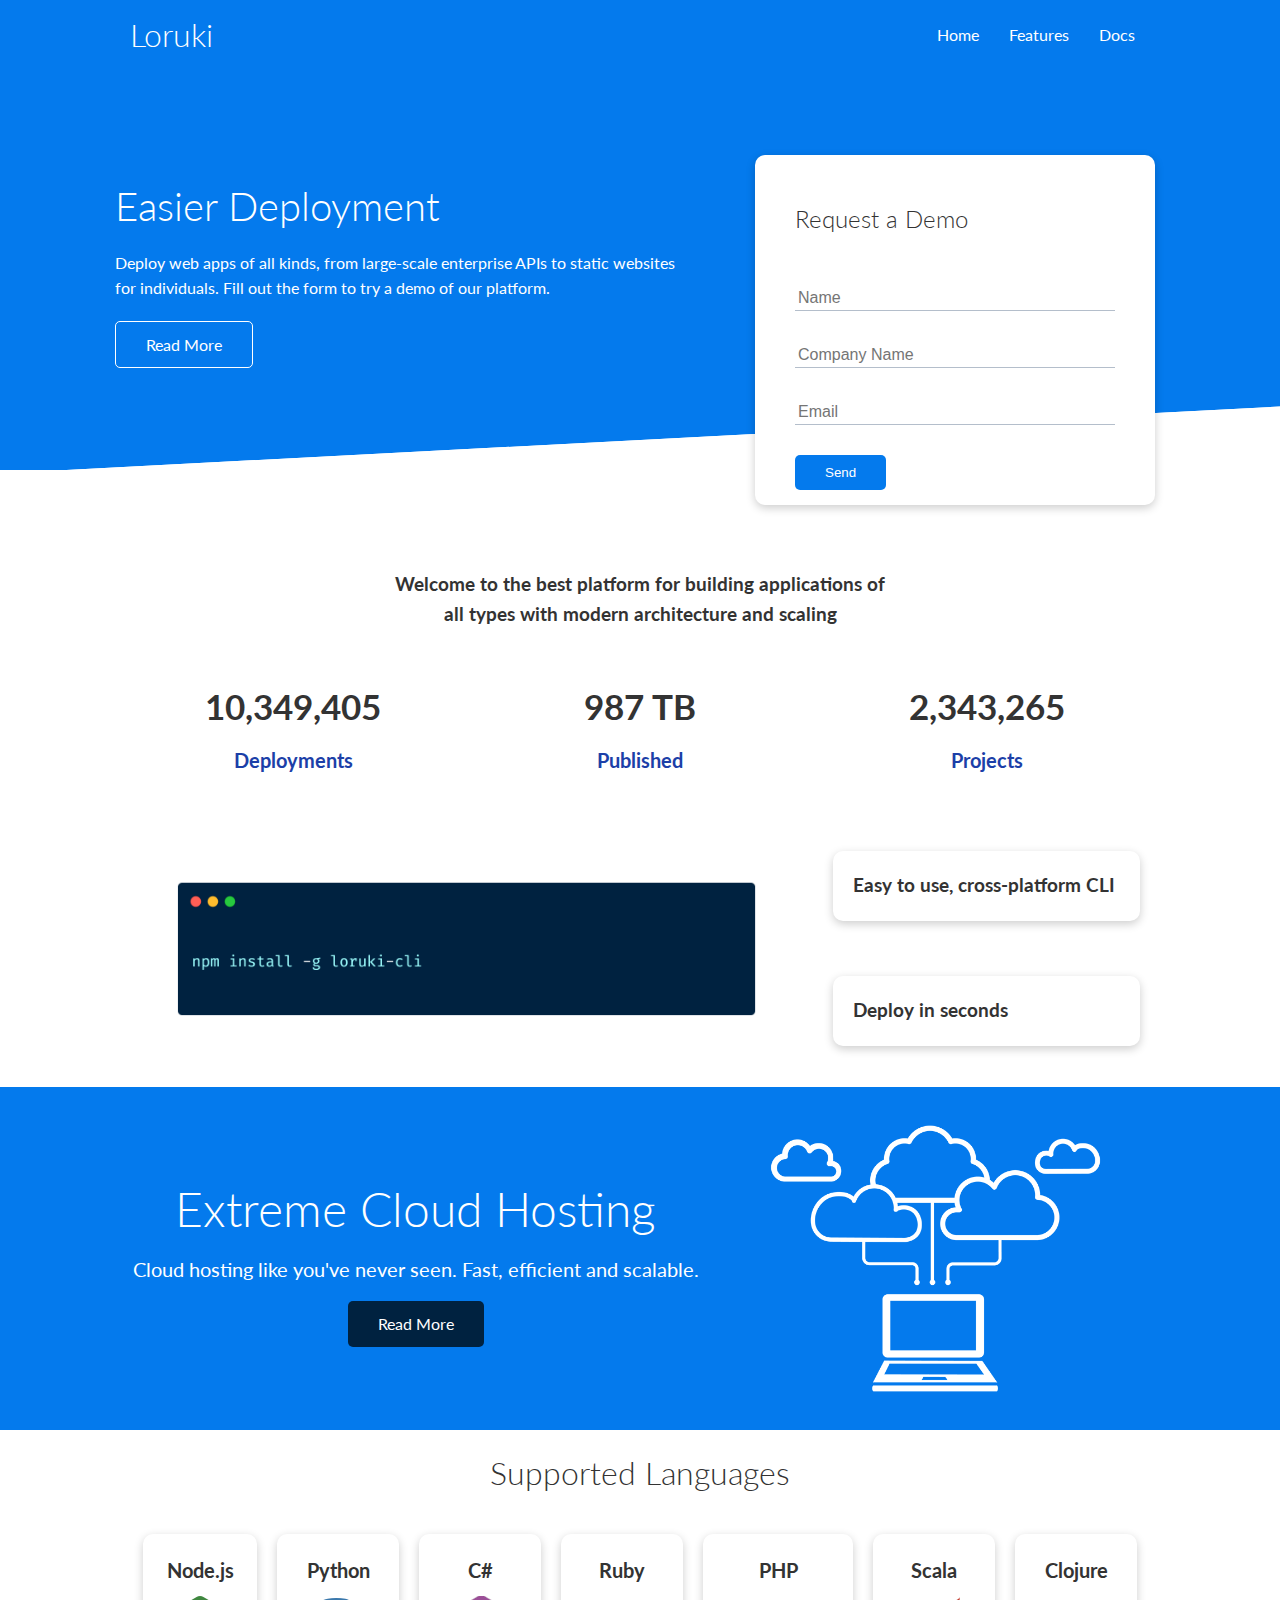
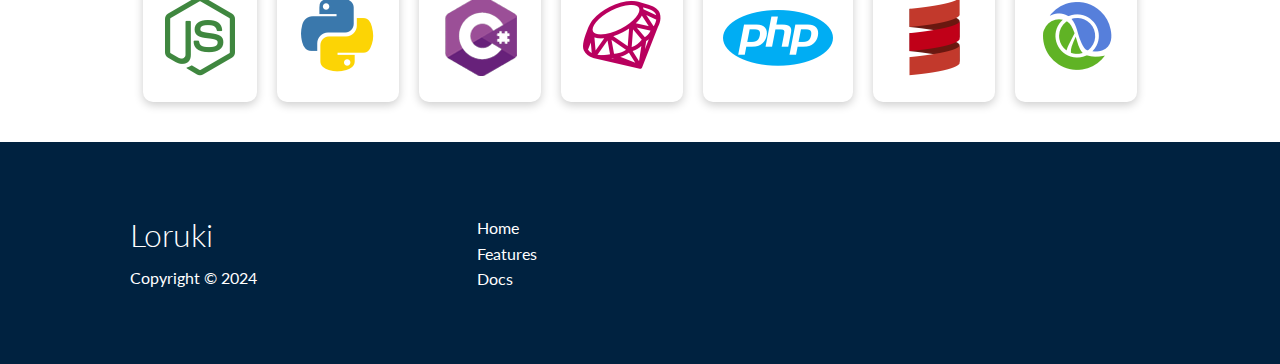
<file: index.html>
<!DOCTYPE html>
<html lang="en">
  <head>
    <meta charset="UTF-8" />
    <meta name="viewport" content="width=device-width, initial-scale=1.0" />
    <link
      rel="stylesheet"
      href="https://cdnjs.cloudflare.com/ajax/libs/font-awesome/6.5.1/css/all.min.css"
      integrity="sha512-DTOQO9RWCH3ppGqcWaEA1BIZOC6xxalwEsw9c2QQeAIftl+Vegovlnee1c9QX4TctnWMn13TZye+giMm8e2LwA=="
      crossorigin="anonymous"
      referrerpolicy="no-referrer"
    />
    <link rel="stylesheet" href="css/utilities.css" />
    <link rel="stylesheet" href="css/style.css" />
    <title>Loruki | Cloud Hosting for Everyone</title>
  </head>
  <body>
    <!-- Navbar -->
    <div class="navbar">
      <div class="container flex">
        <h1 class="logo">Loruki</h1>
        <nav>
          <ul>
            <li><a href="index.html">Home</a></li>
            <li><a href="features.html">Features</a></li>
            <li><a href="docs.html">Docs</a></li>
          </ul>
        </nav>
      </div>
    </div>

    <!-- Showcase -->
    <section class="showcase">
      <div class="container grid">
        <div class="showcase-text">
          <h1>Easier Deployment</h1>
          <p>
            Deploy web apps of all kinds, from large-scale enterprise APIs to
            static websites for individuals. Fill out the form to try a demo of
            our platform.
          </p>
          <a href="features.html" class="btn btn-outline">Read More</a>
        </div>

        <div class="showcase-form card">
          <h2>Request a Demo</h2>
          <form
            name="contact"
            method="POST"
            netlify-honeypot="bot-field"
            data-netlify="true"
          >
            <input type="hidden" name="form-name" value="contact" />
            <p class="hidden">
              <label
                >Don't fill this out if you're human: <input name="bot-field"
              /></label>
            </p>
            <div class="form-control">
              <input type="text" name="name" placeholder="Name" required />
            </div>
            <div class="form-control">
              <input
                type="text"
                name="company"
                placeholder="Company Name"
                required
              />
            </div>
            <div class="form-control">
              <input type="email" name="email" placeholder="Email" required />
            </div>
            <input type="submit" value="Send" class="btn btn-primary" />
          </form>
        </div>
      </div>
    </section>

    <!-- Stats -->
    <section class="stats">
      <div class="container">
        <h3 class="stats-heading text-center my-1">
          Welcome to the best platform for building applications of all types
          with modern architecture and scaling
        </h3>

        <div class="grid grid-3 text-center my-4">
          <div>
            <i class="fas fa-server fa-3x"></i>
            <h3>10,349,405</h3>
            <p class="text-secondary">Deployments</p>
          </div>
          <div>
            <i class="fas fa-upload fa-3x"></i>
            <h3>987 TB</h3>
            <p class="text-secondary">Published</p>
          </div>
          <div>
            <i class="fas fa-project-diagram fa-3x"></i>
            <h3>2,343,265</h3>
            <p class="text-secondary">Projects</p>
          </div>
        </div>
      </div>
    </section>

    <!-- CLI -->
    <section class="cli">
      <div class="container grid">
        <img src="images/cli.png" alt="" />
        <div class="card">
          <h3>Easy to use, cross-platform CLI</h3>
        </div>
        <div class="card">
          <h3>Deploy in seconds</h3>
        </div>
      </div>
    </section>

    <!-- Cloud -->
    <section class="cloud bg-primary my-2 py-2">
      <div class="container grid">
        <div class="text-center">
          <h2 class="lg">Extreme Cloud Hosting</h2>
          <p class="lead my-1">
            Cloud hosting like you've never seen. Fast, efficient and scalable.
          </p>
          <a href="features.html" class="btn btn-dark">Read More</a>
        </div>
        <img src="images/cloud.png" alt="" />
      </div>
    </section>

    <!-- Languages -->
    <section class="languages">
      <h2 class="md text-center my-2">Supported Languages</h2>
      <div class="container flex">
        <div class="card">
          <h4>Node.js</h4>
          <img src="images/logos/node.png" alt="" />
        </div>
        <div class="card">
          <h4>Python</h4>
          <img src="images/logos/python.png" alt="" />
        </div>
        <div class="card">
          <h4>C#</h4>
          <img src="images/logos/csharp.png" alt="" />
        </div>
        <div class="card">
          <h4>Ruby</h4>
          <img src="images/logos/ruby.png" alt="" />
        </div>
        <div class="card">
          <h4>PHP</h4>
          <img src="images/logos/php.png" alt="" />
        </div>
        <div class="card">
          <h4>Scala</h4>
          <img src="images/logos/scala.png" alt="" />
        </div>
        <div class="card">
          <h4>Clojure</h4>
          <img src="images/logos/clojure.png" alt="" />
        </div>
      </div>
    </section>

    <!-- Footer -->
    <footer class="footer bg-dark py-5">
      <div class="container grid grid-3">
        <div>
          <h1>Loruki</h1>
          <p>Copyright &copy; 2024</p>
        </div>
        <nav>
          <ul>
            <li><a href="index.html">Home</a></li>
            <li><a href="features.html">Features</a></li>
            <li><a href="docs.html">Docs</a></li>
          </ul>
        </nav>

        <div class="social">
          <a href="#"><i class="fab fa-github fa-2x"></i></a>
          <a href="#"><i class="fab fa-facebook fa-2x"></i></a>
          <a href="#"><i class="fab fa-instagram fa-2x"></i></a>
          <a href="#"><i class="fab fa-twitter fa-2x"></i></a>
        </div>
      </div>
    </footer>
  </body>
</html>
</file>
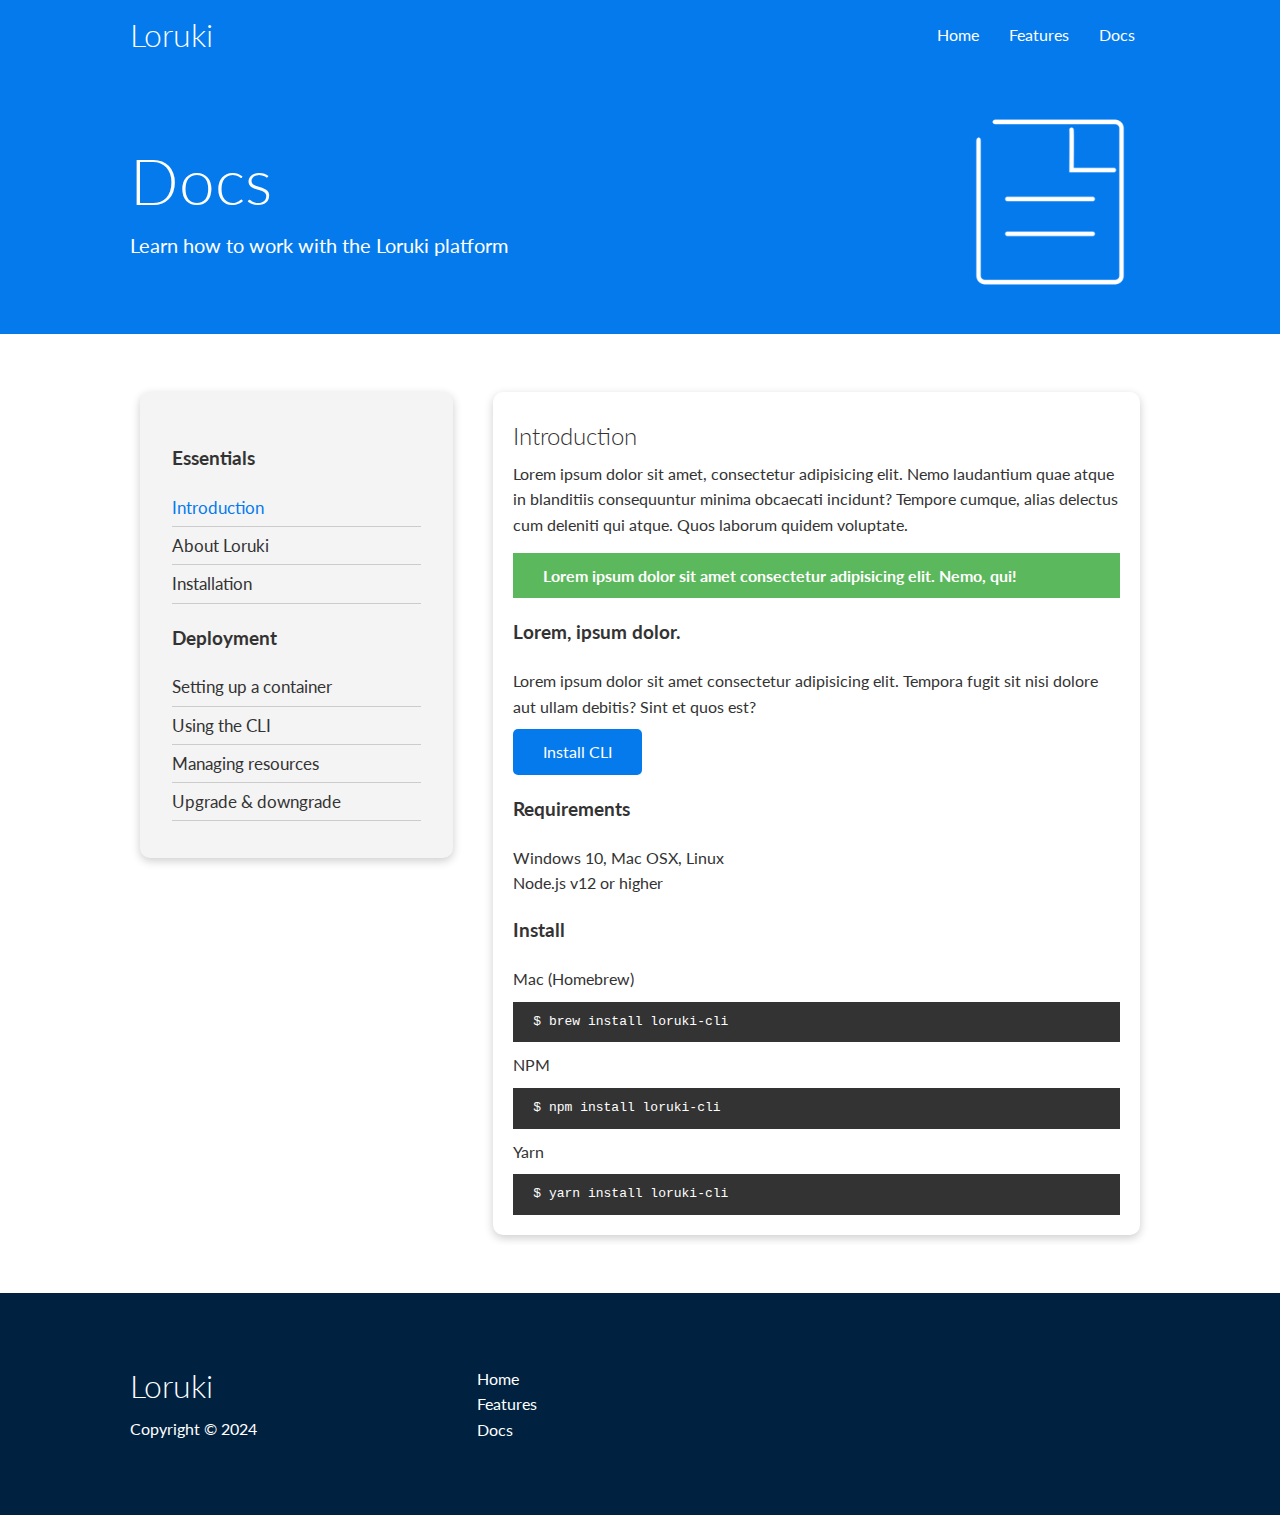
<file: docs.html>
<!DOCTYPE html>
<html lang="en">
  <head>
    <meta charset="UTF-8" />
    <meta name="viewport" content="width=device-width, initial-scale=1.0" />
    <link
      rel="stylesheet"
      href="https://cdnjs.cloudflare.com/ajax/libs/font-awesome/6.5.1/css/all.min.css"
      integrity="sha512-DTOQO9RWCH3ppGqcWaEA1BIZOC6xxalwEsw9c2QQeAIftl+Vegovlnee1c9QX4TctnWMn13TZye+giMm8e2LwA=="
      crossorigin="anonymous"
      referrerpolicy="no-referrer"
    />
    <link rel="stylesheet" href="css/utilities.css" />
    <link rel="stylesheet" href="css/style.css" />
    <title>Loruki | Cloud Hosting for Everyone</title>
  </head>
  <body>
    <!-- Navbar -->
    <div class="navbar">
      <div class="container flex">
        <h1 class="logo">Loruki</h1>
        <nav>
          <ul>
            <li><a href="index.html">Home</a></li>
            <li><a href="features.html">Features</a></li>
            <li><a href="docs.html">Docs</a></li>
          </ul>
        </nav>
      </div>
    </div>

    <!-- Head -->
    <section class="docs-head bg-primary py-3">
      <div class="container grid">
        <div>
          <h1 class="xl">Docs</h1>
          <p class="lead">Learn how to work with the Loruki platform</p>
        </div>
        <img src="images/docs.png" alt="" />
      </div>
    </section>

    <!-- Docs Main -->
    <section class="docs-main my-4">
      <div class="container grid">
        <div class="card bg-light p-3">
          <h3 class="my-2">Essentials</h3>
          <nav>
            <ul>
              <li><a class="text-primary" href="#">Introduction</a></li>
              <li><a href="#">About Loruki</a></li>
              <li><a href="#">Installation</a></li>
            </ul>
          </nav>

          <h3 class="my-2">Deployment</h3>
          <nav>
            <ul>
              <li><a href="#">Setting up a container</a></li>
              <li><a href="#">Using the CLI</a></li>
              <li><a href="#">Managing resources</a></li>
              <li><a href="#">Upgrade & downgrade</a></li>
            </ul>
          </nav>
        </div>

        <div class="card">
          <h2>Introduction</h2>
          <p>
            Lorem ipsum dolor sit amet, consectetur adipisicing elit. Nemo
            laudantium quae atque in blanditiis consequuntur minima obcaecati
            incidunt? Tempore cumque, alias delectus cum deleniti qui atque.
            Quos laborum quidem voluptate.
          </p>

          <div class="alert alert-success">
            <i class="fas fa-info"></i>Lorem ipsum dolor sit amet consectetur
            adipisicing elit. Nemo, qui!
          </div>

          <h3>Lorem, ipsum dolor.</h3>
          <p>
            Lorem ipsum dolor sit amet consectetur adipisicing elit. Tempora
            fugit sit nisi dolore aut ullam debitis? Sint et quos est?
          </p>
          <a href="#" class="btn btn-primary">Install CLI</a>

          <h3>Requirements</h3>
          <ul>
            <li>Windows 10, Mac OSX, Linux</li>
            <li>Node.js v12 or higher</li>
          </ul>

          <h3>Install</h3>
          <p>Mac (Homebrew)</p>
          <pre><code>$ brew install loruki-cli</code></pre>
          <p>NPM</p>
          <pre><code>$ npm install loruki-cli</code></pre>
          <p>Yarn</p>
          <pre><code>$ yarn install loruki-cli</code></pre>
        </div>
      </div>
    </section>

    <!-- Footer -->
    <footer class="footer bg-dark py-5">
      <div class="container grid grid-3">
        <div>
          <h1>Loruki</h1>
          <p>Copyright &copy; 2024</p>
        </div>
        <nav>
          <ul>
            <li><a href="index.html">Home</a></li>
            <li><a href="features.html">Features</a></li>
            <li><a href="docs.html">Docs</a></li>
          </ul>
        </nav>

        <div class="social">
          <a href="#"><i class="fab fa-github fa-2x"></i></a>
          <a href="#"><i class="fab fa-facebook fa-2x"></i></a>
          <a href="#"><i class="fab fa-instagram fa-2x"></i></a>
          <a href="#"><i class="fab fa-twitter fa-2x"></i></a>
        </div>
      </div>
    </footer>
  </body>
</html>
</file>
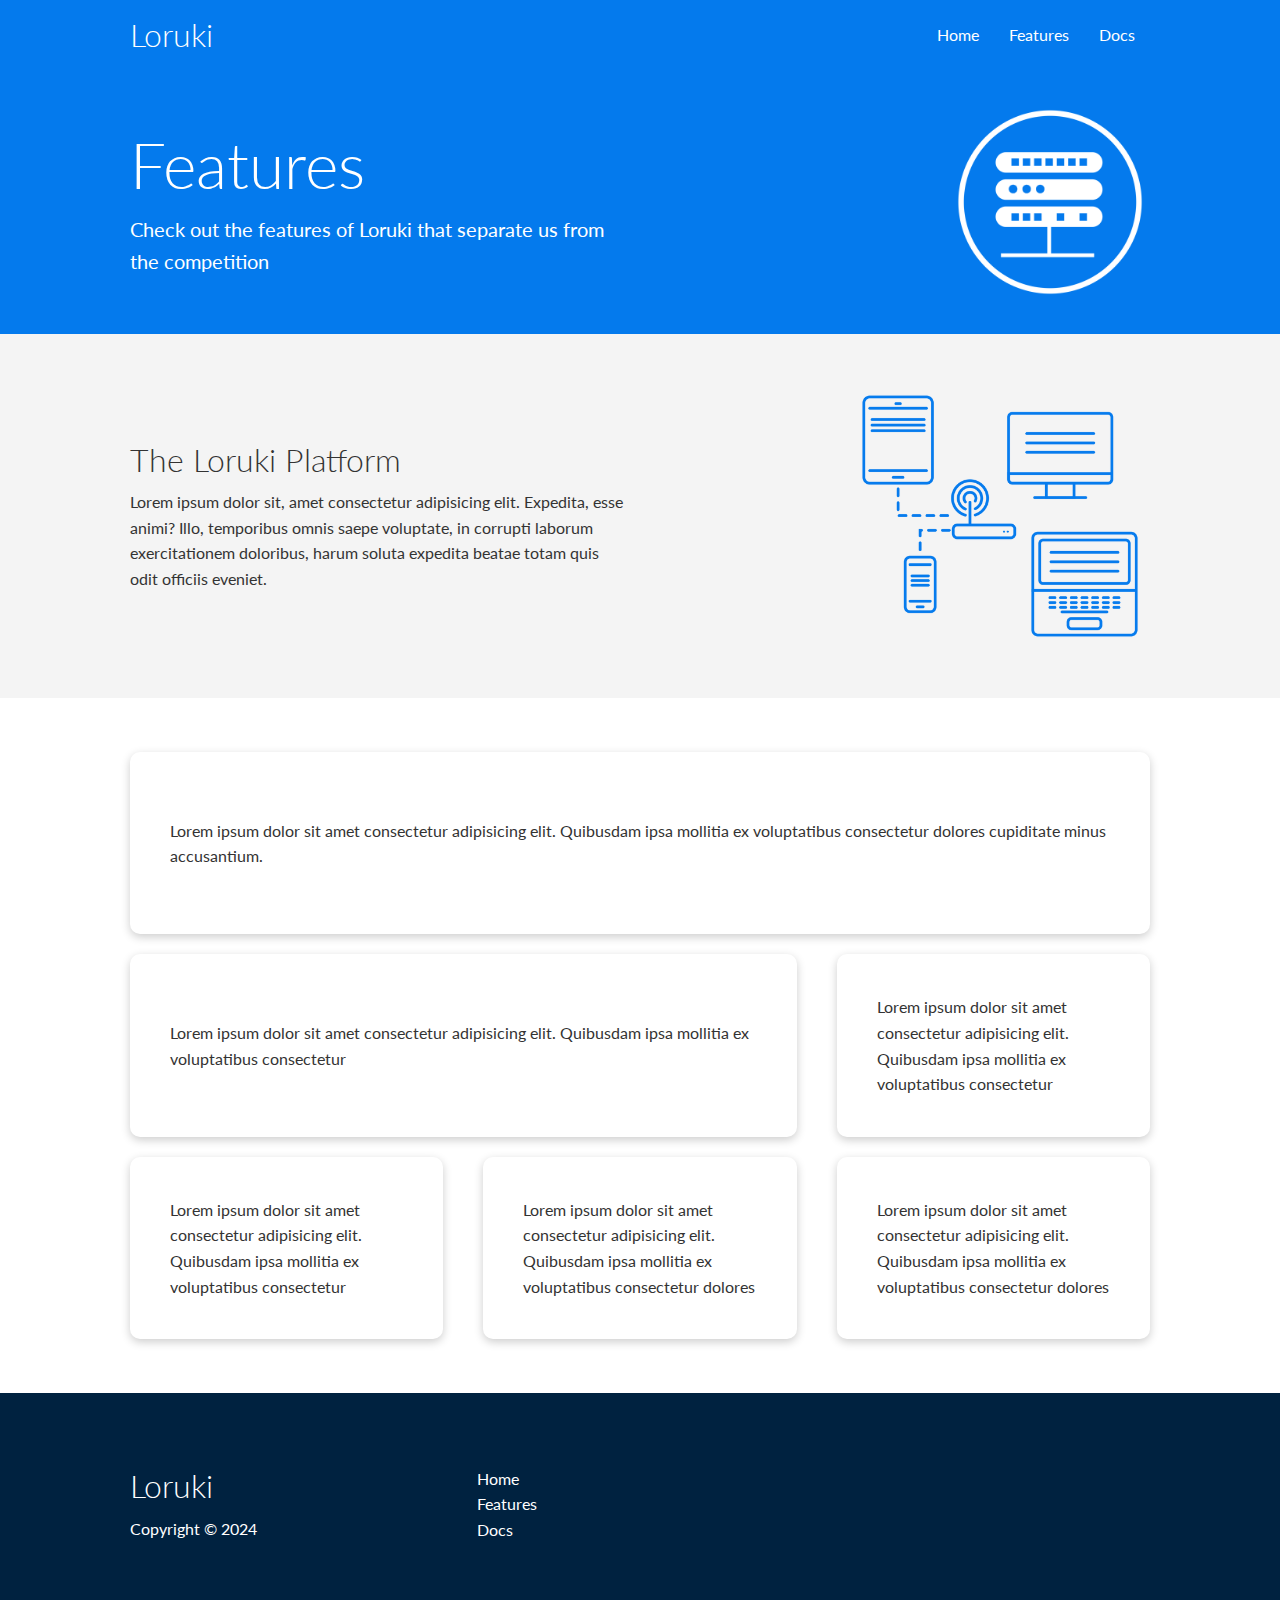
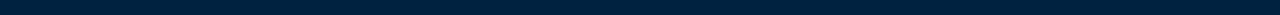
<file: features.html>
<!DOCTYPE html>
<html lang="en">
  <head>
    <meta charset="UTF-8" />
    <meta name="viewport" content="width=device-width, initial-scale=1.0" />
    <link
      rel="stylesheet"
      href="https://cdnjs.cloudflare.com/ajax/libs/font-awesome/6.5.1/css/all.min.css"
      integrity="sha512-DTOQO9RWCH3ppGqcWaEA1BIZOC6xxalwEsw9c2QQeAIftl+Vegovlnee1c9QX4TctnWMn13TZye+giMm8e2LwA=="
      crossorigin="anonymous"
      referrerpolicy="no-referrer"
    />
    <link rel="stylesheet" href="css/utilities.css" />
    <link rel="stylesheet" href="css/style.css" />
    <title>Loruki | Cloud Hosting for Everyone</title>
  </head>
  <body>
    <!-- Navbar -->
    <div class="navbar">
      <div class="container flex">
        <h1 class="logo">Loruki</h1>
        <nav>
          <ul>
            <li><a href="index.html">Home</a></li>
            <li><a href="features.html">Features</a></li>
            <li><a href="docs.html">Docs</a></li>
          </ul>
        </nav>
      </div>
    </div>

    <!-- Head -->
    <section class="features-head bg-primary py-3">
      <div class="container grid">
        <div>
          <h1 class="xl">Features</h1>
          <p class="lead">
            Check out the features of Loruki that separate us from the
            competition
          </p>
        </div>
        <img src="images/server.png" alt="" />
      </div>
    </section>

    <!-- Sub Head -->
    <section class="features-sub-head bg-light py-3">
      <div class="container grid">
        <div>
          <h1 class="md">The Loruki Platform</h1>
          <p>
            Lorem ipsum dolor sit, amet consectetur adipisicing elit. Expedita,
            esse animi? Illo, temporibus omnis saepe voluptate, in corrupti
            laborum exercitationem doloribus, harum soluta expedita beatae totam
            quis odit officiis eveniet.
          </p>
        </div>
        <img src="images/server2.png" alt="" />
      </div>
    </section>

    <section class="features-main my-2">
      <div class="container grid grid-3">
        <div class="card flex">
          <i class="fas fa-server fa-3x"></i>
          <p>
            Lorem ipsum dolor sit amet consectetur adipisicing elit. Quibusdam
            ipsa mollitia ex voluptatibus consectetur dolores cupiditate minus
            accusantium.
          </p>
        </div>
        <div class="card flex">
          <i class="fas fa-laptop-code fa-3x"></i>
          <p>
            Lorem ipsum dolor sit amet consectetur adipisicing elit. Quibusdam
            ipsa mollitia ex voluptatibus consectetur
          </p>
        </div>
        <div class="card flex">
          <i class="fas fa-upload fa-3x"></i>
          <p>
            Lorem ipsum dolor sit amet consectetur adipisicing elit. Quibusdam
            ipsa mollitia ex voluptatibus consectetur
          </p>
        </div>
        <div class="card flex">
          <i class="fas fa-power-off fa-3x"></i>
          <p>
            Lorem ipsum dolor sit amet consectetur adipisicing elit. Quibusdam
            ipsa mollitia ex voluptatibus consectetur
          </p>
        </div>
        <div class="card flex">
          <i class="fas fa-server fa-3x"></i>
          <p>
            Lorem ipsum dolor sit amet consectetur adipisicing elit. Quibusdam
            ipsa mollitia ex voluptatibus consectetur dolores
          </p>
        </div>
        <div class="card flex">
          <i class="fas fa-database fa-3x"></i>
          <p>
            Lorem ipsum dolor sit amet consectetur adipisicing elit. Quibusdam
            ipsa mollitia ex voluptatibus consectetur dolores
          </p>
        </div>
      </div>
    </section>

    <!-- Footer -->
    <footer class="footer bg-dark py-5">
      <div class="container grid grid-3">
        <div>
          <h1>Loruki</h1>
          <p>Copyright &copy; 2024</p>
        </div>
        <nav>
          <ul>
            <li><a href="index.html">Home</a></li>
            <li><a href="features.html">Features</a></li>
            <li><a href="docs.html">Docs</a></li>
          </ul>
        </nav>

        <div class="social">
          <a href="#"><i class="fab fa-github fa-2x"></i></a>
          <a href="#"><i class="fab fa-facebook fa-2x"></i></a>
          <a href="#"><i class="fab fa-instagram fa-2x"></i></a>
          <a href="#"><i class="fab fa-twitter fa-2x"></i></a>
        </div>
      </div>
    </footer>
  </body>
</html>
</file>
<file: css/utilities.css>
/* Utilities */
.container {
  max-width: 1100px;
  margin: 0 auto;
  overflow: auto;
  padding: 0 40px;
}

.card {
  background-color: #fff;
  color: #333;
  border-radius: 10px;
  box-shadow: 0 3px 10px rgba(0, 0, 0, 0.2);
  padding: 20px;
  margin: 10px;
}

.btn {
  display: inline-block;
  padding: 10px 30px;
  cursor: pointer;
  background: var(--primary-color);
  color: #fff;
  border: none;
  border-radius: 5px;
}

.btn-outline {
  background-color: transparent;
  border: 1px #fff solid;
}

.btn:hover {
  transform: scale(0.98);
}

/* Backgrounds & Colored Buttons */
.bg-primary,
.btn-primary {
  background-color: var(--primary-color);
  color: #fff;
}

.bg-secondary,
.btn-secondary {
  background-color: var(--secondary-color);
  color: #fff;
}

.bg-dark,
.btn-dark {
  background-color: var(--dark-color);
  color: #fff;
}

.bg-light,
.btn-light {
  background-color: var(--light-color);
  color: #333;
}

.bg-primary a,
.btn-primary a,
.bg-secondary a,
.btn-secondary a,
.bg-dark a,
.btn-dark a {
  color: #fff;
}

/* Text Colors */
.text-primary {
  color: var(--primary-color);
}

.text-secondary {
  color: var(--secondary-color);
}

.text-dark {
  color: var(--dark-color);
}

.text-light {
  color: var(--light-color);
}

/* Text Sizes */
.lead {
  font-size: 20px;
}

.sm {
  font-size: 1rem;
}

.md {
  font-size: 2rem;
}

.lg {
  font-size: 3rem;
}

.xl {
  font-size: 4rem;
}

.text-center {
  text-align: center;
}

.alert {
  background-color: var(--light-color);
  padding: 10px 20px;
  font-weight: bold;
  margin: 15px 0;
}

.alert i {
  margin-right: 10px;
}

.alert-success {
  background-color: var(--success-color);
  color: #fff;
}

.alert-error {
  background-color: var(--error-color);
  color: #fff;
}

.flex {
  display: flex;
  justify-content: center;
  align-items: center;
  height: 100%;
}

.grid {
  display: grid;
  grid-template-columns: 1fr 1fr;
  gap: 20px;
  justify-content: center;
  align-items: center;
  height: 100%;
}

.grid-3 {
  grid-template-columns: repeat(3, 1fr);
}

/* Margin */
.my-1 {
  margin: 1rem 0;
}

.my-2 {
  margin: 1.5rem 0;
}

.my-3 {
  margin: 2rem 0;
}

.my-4 {
  margin: 3rem 0;
}

.my-5 {
  margin: 4rem 0;
}

.m-1 {
  margin: 1rem;
}

.m-2 {
  margin: 1.5rem;
}
.m-3 {
  margin: 2rem;
}

.m-4 {
  margin: 3rem;
}

.m-5 {
  margin: 4rem;
}

/* Padding */
.py-1 {
  padding: 1rem 0;
}

.py-2 {
  padding: 1.5rem 0;
}

.py-3 {
  padding: 2rem 0;
}

.py-4 {
  padding: 3rem 0;
}

.py-5 {
  padding: 4rem 0;
}

.p-1 {
  padding: 1rem;
}

.p-2 {
  padding: 1.5rem;
}
.p-3 {
  padding: 2rem;
}

.p-4 {
  padding: 3rem;
}

.p-5 {
  padding: 4rem;
}
</file>
<file: css/style.css>
@import url("https://fonts.googleapis.com/css2?family=Lato:wght@300&display=swap");

:root {
  --primary-color: #047aed;
  --secondary-color: #1c3fa8;
  --dark-color: #002240;
  --light-color: #f4f4f4;
  --success-color: #5cb85c;
  --error-color: #d9534f;
}

* {
  box-sizing: border-box;
  padding: 0;
  margin: 0;
}

body {
  font-family: "Lato", sans-serif;
  color: #333;
  line-height: 1.6;
}

ul {
  list-style-type: none;
}

a {
  text-decoration: none;
  color: #333;
}

h1,
h2 {
  font-weight: 300;
  line-height: 1.2;
  margin: 10px 0;
}

p {
  margin: 10px 0;
}

img {
  width: 100%;
}

code,
pre {
  background: #333;
  color: #fff;
  padding: 10px;
}

.hidden {
  visibility: hidden;
  height: 0;
}

/* Navbar */
.navbar {
  background-color: var(--primary-color);
  color: #fff;
  height: 70px;
}

.navbar ul {
  display: flex;
}

.navbar a {
  color: #fff;
  padding: 10px;
  margin: 0 5px;
}

.navbar a:hover {
  border-bottom: 2px #fff solid;
}

.navbar .flex {
  justify-content: space-between;
}

/* Showcase */
.showcase {
  height: 400px;
  background-color: var(--primary-color);
  color: #fff;
  position: relative;
}

.showcase h1 {
  font-size: 40px;
}

.showcase p {
  margin: 20px 0;
}

.showcase .grid {
  grid-template-columns: 55% 45%;
  gap: 30px;
  overflow: visible;
}

.showcase-text {
  animation: slideInFromLeft 1s ease-in;
}

.showcase-form {
  position: relative;
  top: 60px;
  height: 350px;
  width: 400px;
  padding: 40px;
  z-index: 100;
  justify-self: flex-end;
  animation: slideInFromRight 1s ease-in;
}

.showcase-form .form-control {
  margin: 30px 0;
}

.showcase-form input[type="text"],
.showcase-form input[type="email"] {
  border: 0;
  border-bottom: 1px solid #b4becb;
  width: 100%;
  padding: 3px;
  font-size: 16px;
}

.showcase-form input:focus {
  outline: none;
}

.showcase::before,
.showcase::after {
  content: "";
  position: absolute;
  height: 100px;
  bottom: -70px;
  right: 0;
  left: 0;
  background: #fff;
  transform: skewY(-3deg);
  -webkit-transform: skewY(-3deg);
  -moz-transform: skewY(-3deg);
  -ms-transform: skewY(-3deg);
}

/* Stats */
.stats {
  padding-top: 100px;
  animation: slideInFromBottom 1s ease-in;
}

.stats-heading {
  max-width: 500px;
  margin: auto;
}

.stats .grid h3 {
  font-size: 35px;
}

.stats .grid p {
  font-size: 20px;
  font-weight: bold;
}

/* CLI */
.cli .grid {
  grid-template-columns: repeat(3, 1fr);
  grid-template-rows: repeat(2, 1fr);
}

.cli .grid > *:first-child {
  grid-column: 1 / span 2;
  grid-row: 1 / span 2;
}

/* Cloud */
.cloud .grid {
  grid-template-columns: 4fr 3fr;
}

/* Languages */

.languages .flex {
  flex-wrap: wrap;
}

.languages .card {
  text-align: center;
  margin: 18px 10px 40px;
  transition: transform 0.2s ease-in;
}

.languages .card h4 {
  font-size: 20px;
  margin-bottom: 10px;
}

.languages .card:hover {
  transform: translateY(-15px);
}

/* Features */
.features-head img,
.docs-head img {
  width: 200px;
  justify-self: flex-end;
}

.features-sub-head img {
  width: 300px;
  justify-self: flex-end;
}

.features-main .card > i {
  margin-right: 20px;
}

.features-main .grid {
  padding: 30px;
  grid-template-columns: repeat(3, 1fr);
  grid-template-rows: repeat(3, 1fr);
}

.features-main .grid > *:first-child {
  grid-column: 1 / span 3;
}

.features-main .grid > *:nth-child(2) {
  grid-column: 1 / span 2;
}

/* Docs */
.docs-main h3 {
  margin: 20px 0;
}

.docs-main .grid {
  grid-template-columns: 1fr 2fr;
  align-items: flex-start;
}

.docs-main nav li {
  font-size: 17px;
  padding-bottom: 5px;
  margin-bottom: 5px;
  border-bottom: 1px #ccc solid;
}

.docs-main a:hover {
  font-weight: bold;
}

/* Footer */
.footer .social a {
  margin: 0 10px;
}

/* Animations */
@keyframes slideInFromLeft {
  0% {
    transform: translateX(-100%);
  }

  100% {
    transform: translateX(0);
  }
}

@keyframes slideInFromRight {
  0% {
    transform: translateX(100%);
  }

  100% {
    transform: translateX(0);
  }
}

@keyframes slideInFromTop {
  0% {
    transform: translateY(-100%);
  }

  100% {
    transform: translateY(0);
  }
}

@keyframes slideInFromBottom {
  0% {
    transform: translateY(100%);
  }

  100% {
    transform: translateY(0);
  }
}

/* Tablets and Under */
@media (max-width: 768px) {
  .grid,
  .showcase .grid,
  .stats .grid,
  .cli .grid,
  .cloud .grid,
  .features-main .grid,
  .docs-main .grid {
    grid-template-columns: 1fr;
    grid-template-rows: 1fr;
  }

  .showcase {
    height: auto;
  }

  .showcase-text {
    text-align: center;
    margin-top: 40px;
    animation: slideInFromTop 1s ease-in;
  }

  .showcase-form {
    justify-self: center;
    margin: auto;
    animation: slideInFromBottom 1s ease-in;
  }

  .cli .grid > *:first-child {
    grid-column: 1;
    grid-row: 1;
  }

  .features-head img,
  .features-sub-head img,
  .docs-head img {
    justify-self: center;
  }

  .features-main .grid > *:first-child,
  .features-main .grid > *:nth-child(2) {
    grid-column: 1;
  }
}

/* Mobile */
@media (max-width: 500px) {
  .navbar {
    height: 110px;
  }

  .navbar .flex {
    flex-direction: column;
  }

  .navbar ul {
    padding: 10px;
    background-color: rgba(0, 0, 0, 0.1);
  }
}
</file>
